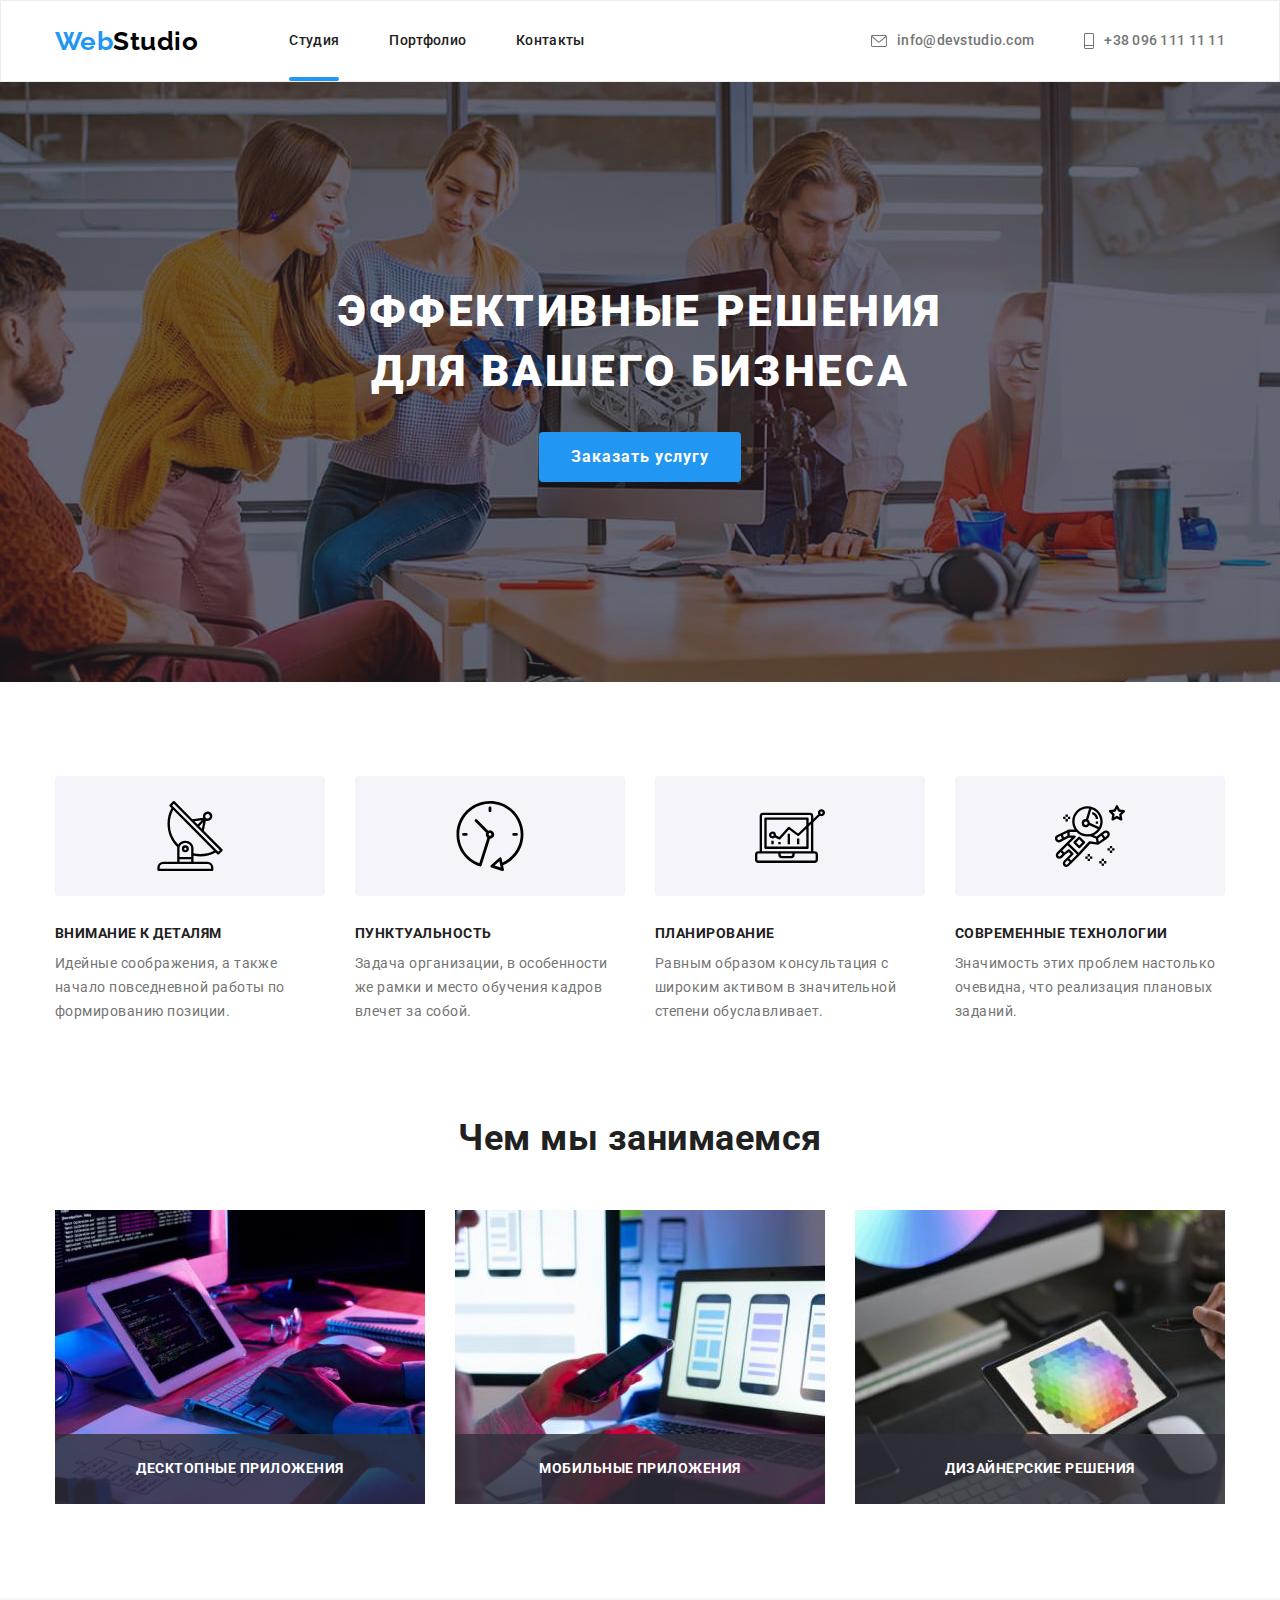
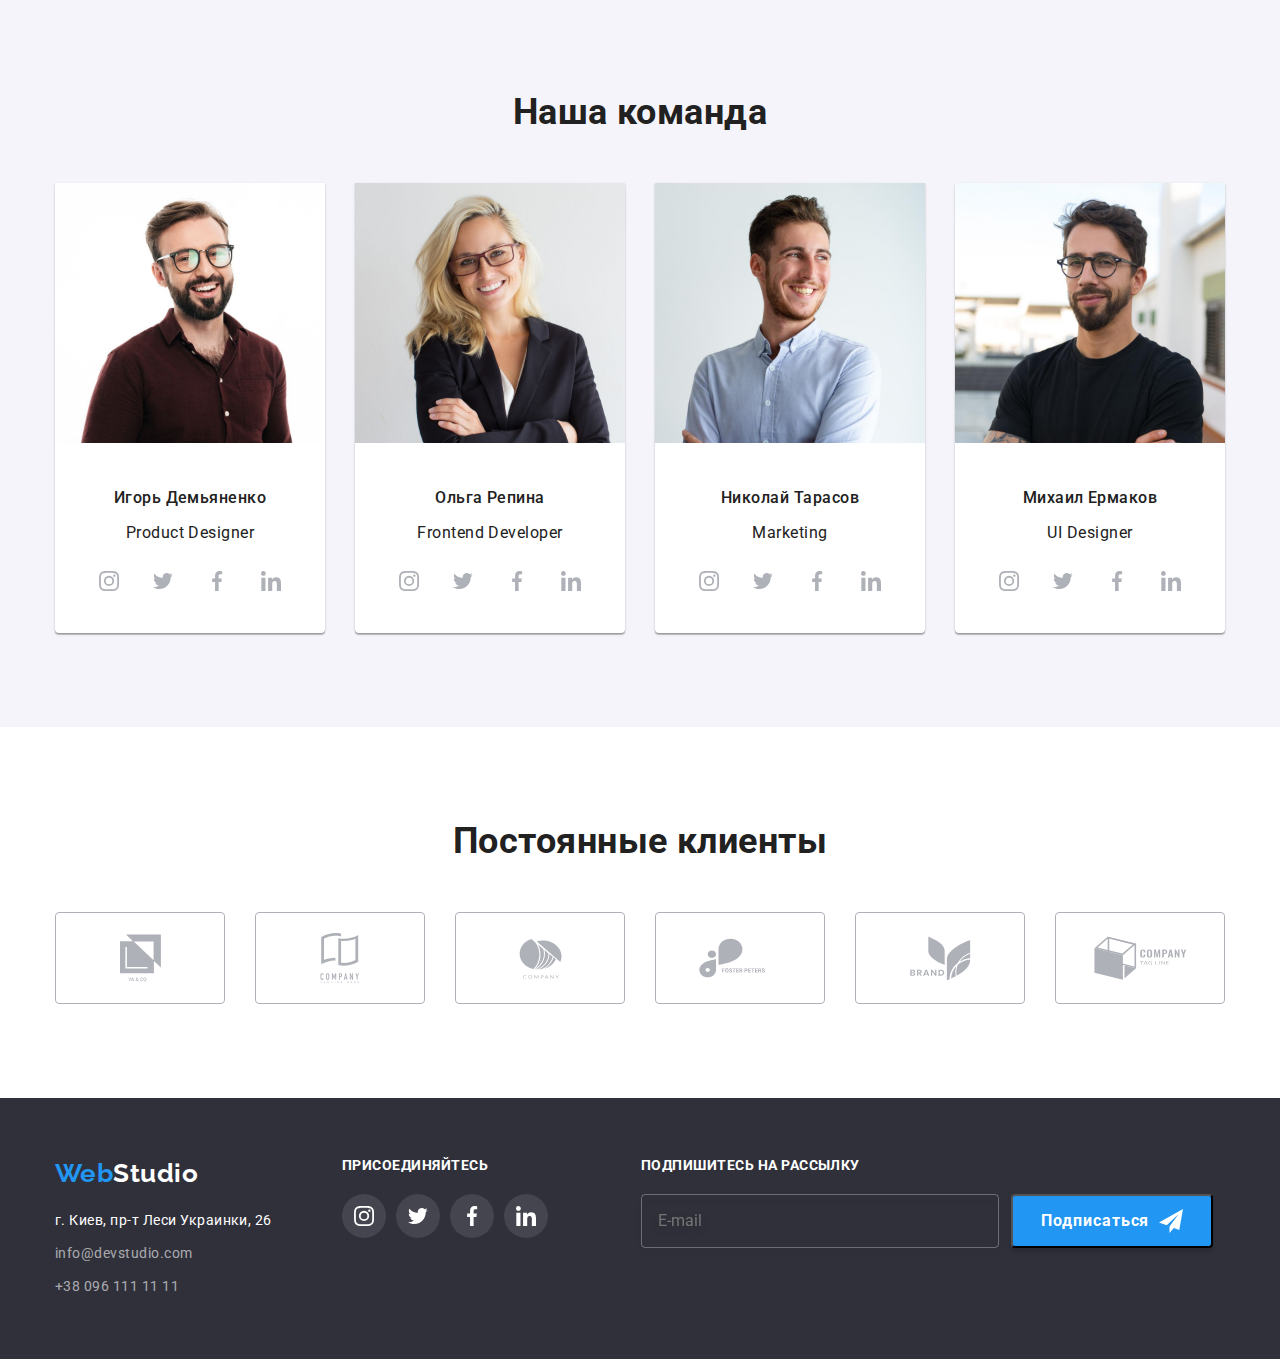
<file: index.html>
<!DOCTYPE html>
<html lang="ru">
  <head>
    <meta charset="UTF-8" />
    <meta http-equiv="X-UA-Compatible" content="IE=edge" />
    <meta name="viewport" content="width=device-width, initial-scale=1.0" />
    <title>WebStudio</title>
    <link rel="preconnect" href="https://fonts.gstatic.com" />
    <link
      href="https://fonts.googleapis.com/css2?family=Raleway:wght@700&family=Roboto:wght@400;500;700;900&display=swap"
      rel="stylesheet"
    />
    <link
      rel="stylesheet"
      href="https://cdnjs.cloudflare.com/ajax/libs/modern-normalize/1.0.0/modern-normalize.min.css"
    />
    <link rel="stylesheet" href="./css/main.min.css" />
  </head>
  <body>
    <header class="header">
      <div class="container header__container">
        <a href="" class="container__link"><span class="container-logo">Web</span>Studio</a>
        <nav class="navigation">
          <ul class="navigation__list">
            <li class="navigation__item">
              <a href="" class="navigation__link navigation__link--current">Студия</a>
            </li>
            <li class="navigation__item">
              <a href="./portfolio.html" class="navigation__link">Портфолио</a>
            </li>
            <li class="navigation__item"><a href="" class="navigation__link">Контакты</a></li>
          </ul>
        </nav>

        <ul class="contacts">
          <li class="contacts__item">
            <a href="mailto:info@devstudio.com" class="contacts__link"
              ><svg class="contacts__icon contacts__icon--envelope">
                <use href="./images/icons.svg#icon-envelope"></use></svg>info@devstudio.com</a>
          </li>
          <li class="contacts__item">
            <a href="tel:+380961111111" class="contacts__link"
              ><svg class="contacts__icon contacts__icon--tel">
                <use href="./images/icons.svg#icon-tel"></use></svg>+38 096 111 11 11</a>
          </li>
        </ul>
      </div>
    </header>
    <main>
      <section class="hero">
        <div class="hero__overlay">
          <h1 class="hero__title">Эффективные решения для вашего бизнеса</h1>
          <button type="button" class="hero__button" data-modal-open>Заказать услугу</button>
        </div>
      </section>
      <!--Content-section-->
      <section class="section">
        <!--possible h2-->
        <div class="container section__container">
          <ul class="describe">
            <li class="describe__item">
              <div class="thumb">
                <svg class="thumb__icon">
                  <use href="./images/icons.svg#icon-satelite"></use>
                </svg>
              </div>
              <h3 class="thumb__title">Внимание к деталям</h3>
              <p class="thumb__text">
                Идейные соображения, а также начало повседневной работы по
                формированию позиции.
              </p>
            </li>
            <li class="describe__item icon-clock">
              <div class="thumb">
                <svg class="thumb__icon">
                  <use href="./images/icons.svg#icon-clock"></use>
                </svg>
              </div>
              <h3 class="thumb__title">Пунктуальность</h3>
              <p class="thumb__text">
                Задача организации, в особенности же рамки и место обучения
                кадров влечет за собой.
              </p>
            </li>
            <li class="describe__item icon-computer">
              <div class="thumb">
                <svg class="thumb__icon">
                  <use href="./images/icons.svg#icon-diagram"></use>
                </svg>
              </div>
              <h3 class="thumb__title">Планирование</h3>
              <p class="thumb__text">
                Равным образом консультация с широким активом в значительной
                степени обуславливает.
              </p>
            </li>
            <li class="describe__item icon-spaceman">
              <div class="thumb">
                <svg class="thumb__icon">
                  <use href="./images/icons.svg#icon-astronaut"></use>
                </svg>
              </div>
              <h3 class="thumb__title">Современные технологии</h3>
              <p class="thumb__text">
                Значимость этих проблем настолько очевидна, что реализация
                плановых заданий.
              </p>
            </li>
          </ul>
        </div>
      </section>
      <!--About me Section-->
      <section class="section section--nopadding">
        <div class="container">
          <h2 class="container__subtitle">Чем мы занимаемся</h2>
          <div class="about">
          <ul class="about__list">
            <li class="about__item">
              <img
                class="about__image"
                src="./images/about-me/img.jpg"
                width="370"
                alt="Workspace"
              />
              <div class="sub">
                <h3 class="sub__title">Десктопные приложения</h3>
              </div>
            </li>
            <li class="about__item">
              <img
                class="about__image"
                src="./images/about-me/img-2.jpg"
                width="370"
                alt="Developing"
              />
              <div class="sub">
                <h3 class="sub__title">Мобильные приложения</h3>
              </div>
            </li>
            <li class="about__item">
              <img
                class="about__image"
                src="./images/about-me/img-3.jpg"
                width="370"
                alt="Testing"
              />
              <div class="sub">
                <h3 class="sub__title">Дизайнерские решения</h3>
              </div>
            </li>
          </ul>
          </div>
        </div>
      </section>
      <!--Our team section-->
      <section class="section section--bgrey">
        <div class="container">
          <h2 class="container__subtitle">Наша команда</h2>
          <ul class="card">
            <li class="card__item">
              <img src="./images/our-team/img.jpg" width="270" alt="Designer" />
              <div class="team-card">
                <h3 class="team-card__name">Игорь Демьяненко</h3>
                <p class="team_card__profession">Product Designer</p>
                <ul class="socialnet">
                  <li class="socialnet__item">
                    <a
                      href=""
                      class="socialnet__link"
                      target="_blank"
                      rel="noopener noreferrer"
                      aria-label="Instgram"
                    >
                      <svg class="socialnet__icon">
                        <use href="./images/icons.svg#icon-inst"></use>
                      </svg>
                    </a>
                  </li>
                  <li class="socialnet__item">
                    <a
                      href=""
                      class="socialnet__link"
                      target="_blank"
                      rel="noopener noreferrer" aria-label="Twitter"
                    >
                      <svg class="socialnet__icon">
                        <use href="./images/icons.svg#icon-twit"></use>
                      </svg>
                    </a>
                  </li>
                  <li class="socialnet__item">
                    <a
                      href=""
                      class="socialnet__link"
                      target="_blank"
                      rel="noopener noreferrer" aria-label="Facebook"
                    >
                      <svg class="socialnet__icon">
                        <use href="./images/icons.svg#icon-fb"></use>
                      </svg>
                    </a>
                  </li>
                  <li class="socialnet__item">
                    <a
                      href=""
                      class="socialnet__link"
                      target="_blank"
                      rel="noopener noreferrer" aria-label="Linkedin"
                    >
                      <svg class="socialnet__icon">
                        <use href="./images/icons.svg#icon-linkedin"></use>
                      </svg>
                    </a>
                  </li>
                </ul>
              </div>
            </li>
            <li class="card__item">
              <img
                src="./images/our-team/img-1.jpg"
                width="270"
                alt="Fe developer"
              />
              <div class="team-card">
                <h3 class="team-card__name">Ольга Репина</h3>
                <p class="team-card__profession">Frontend Developer</p>
                <ul class="socialnet">
                  <li class="socialnet__item">
                    <a
                      href=""
                      class="socialnet__link"
                      target="_blank"
                      rel="noopener noreferrer"
                    >
                      <svg class="socialnet__icon">
                        <use href="./images/icons.svg#icon-inst"></use>
                      </svg>
                    </a>
                  </li>
                  <li class="socialnet__item">
                    <a
                      href=""
                      class="socialnet__link"
                      target="_blank"
                      rel="noopener noreferrer"
                    >
                      <svg class="socialnet__icon">
                        <use href="./images/icons.svg#icon-twit"></use>
                      </svg>
                    </a>
                  </li>
                  <li class="socialnet__item">
                    <a
                      href=""
                      class="socialnet__link"
                      target="_blank"
                      rel="noopener noreferrer"
                    >
                      <svg class="socialnet__icon">
                        <use href="./images/icons.svg#icon-fb"></use>
                      </svg>
                    </a>
                  </li>
                  <li class="socialnet__item">
                    <a
                      href=""
                      class="socialnet__link"
                      target="_blank"
                      rel="noopener noreferrer"
                    >
                      <svg class="socialnet__icon">
                        <use href="./images/icons.svg#icon-linkedin"></use>
                      </svg>
                    </a>
                  </li>
                </ul>
              </div>
            </li>
            <li class="card__item">
              <img
                src="./images/our-team/img-2.jpg"
                width="270"
                alt="Marketing"
              />
              <div class="team-card">
                <h3 class="team-card__name">Николай Тарасов</h3>
                <p class="team-card__profession">Marketing</p>
                <ul class="socialnet">
                  <li class="socialnet__item">
                    <a
                      href=""
                      class="socialnet__link"
                      target="_blank"
                      rel="noopener noreferrer"
                    >
                      <svg class="socialnet__icon">
                        <use href="./images/icons.svg#icon-inst"></use>
                      </svg>
                    </a>
                  </li>
                  <li class="socialnet__item">
                    <a
                      href=""
                      class="socialnet__link"
                      target="_blank"
                      rel="noopener noreferrer"
                    >
                      <svg class="socialnet__icon">
                        <use href="./images/icons.svg#icon-twit"></use>
                      </svg>
                    </a>
                  </li>
                  <li class="socialnet__item">
                    <a
                      href=""
                      class="socialnet__link"
                      target="_blank"
                      rel="noopener noreferrer"
                    >
                      <svg class="socialnet__icon">
                        <use href="./images/icons.svg#icon-fb"></use>
                      </svg>
                    </a>
                  </li>
                  <li class="socialnet__item">
                    <a
                      href=""
                      class="socialnet__link"
                      target="_blank"
                      rel="noopener noreferrer"
                    >
                      <svg class="socialnet__icon">
                        <use href="./images/icons.svg#icon-linkedin"></use>
                      </svg>
                    </a>
                  </li>
                </ul>
              </div>
            </li>
            <li class="card__item">
              <img
                src="./images/our-team/img-3.jpg"
                width="270"
                alt="UI deisgner"
              />
              <div class="team-card">
                <h3 class="team-card__name">Михаил Ермаков</h3>
                <p class="team-card__profession">UI Designer</p>
                <ul class="socialnet">
                  <li class="socialnet__item">
                    <a
                      href=""
                      class="socialnet__link"
                      target="_blank"
                      rel="noopener noreferrer"
                    >
                      <svg class="socialnet__icon">
                        <use href="./images/icons.svg#icon-inst"></use>
                      </svg>
                    </a>
                  </li>
                  <li class="socialnet__item">
                    <a
                      href=""
                      class="socialnet__link"
                      target="_blank"
                      rel="noopener noreferrer"
                    >
                      <svg class="socialnet__icon">
                        <use href="./images/icons.svg#icon-twit"></use>
                      </svg>
                    </a>
                  </li>
                  <li class="socialnet__item">
                    <a
                      href=""
                      class="socialnet__link"
                      target="_blank"
                      rel="noopener noreferrer"
                    >
                      <svg class="socialnet__icon">
                        <use href="./images/icons.svg#icon-fb"></use>
                      </svg>
                    </a>
                  </li>
                  <li class="socialnet__item">
                    <a
                      href=""
                      class="socialnet__link"
                      target="_blank"
                      rel="noopener noreferrer"
                    >
                      <svg class="socialnet__icon">
                        <use href="./images/icons.svg#icon-linkedin"></use>
                      </svg>
                    </a>
                  </li>
                </ul>
              </div>
            </li>
          </ul>
        </div>
      </section>
      <section class="section">
        <div class="container">
          <h2 class="container__subtitle">Постоянные клиенты</h2>
          <ul class="clients">
            <li class="clients__item">
              <a
                href=""
                class="clients__link"
                target="_blank"
                rel="noopener noreferrer"
              >
                <svg class="clients__logo clients__logo--first">
                  <use href="./images/icons.svg#icon-logo1"></use>
                </svg>
              </a>
            </li>
            <li class="clients__item">
              <a
                href=""
                class="clients__link"
                target="_blank"
                rel="noopener noreferrer"
              >
                <svg class="clients__logo clients__logo--second">
                  <use href="./images/icons.svg#icon-logo2"></use>
                </svg>
              </a>
            </li>
            <li class="clients__item">
              <a
                href=""
                class="clients__link"
                target="_blank"
                rel="noopener noreferrer"
              >
                <svg class="clients__logo clients__logo--third">
                  <use href="./images/icons.svg#icon-logo3"></use>
                </svg>
              </a>
            </li>
            <li class="clients__item">
              <a
                href=""
                class="clients__link"
                target="_blank"
                rel="noopener noreferrer"
              >
                <svg class="clients__logo clients__logo--fourth">
                  <use href="./images/icons.svg#icon-logo4"></use>
                </svg>
              </a>
            </li>
            <li class="clients__item">
              <a
                href=""
                class="clients__link"
                target="_blank"
                rel="noopener noreferrer"
              >
                <svg class="clients__logo clients__logo--fifth">
                  <use href="./images/icons.svg#icon-logo5"></use>
                </svg>
              </a>
            </li>
            <li class="clients__item">
              <a
                href=""
                class="clients__link"
                target="_blank"
                rel="noopener noreferrer"
              >
                <svg class="clients__logo clients__logo--sixth">
                  <use href="./images/icons.svg#icon-logo6"></use>
                </svg>
              </a>
            </li>
          </ul>
        </div>
      </section>
    </main>
    <footer class="footer">
      <div class="container footer__container">
        <div class="footer-wrap">
          <a href="" class="footer-wrap__link"
            ><span class="footer-wrap__logo">Web</span>Studio</a
          >
          <address class="footer-wrap__address">г. Киев, пр-т Леси Украинки, 26</address>
          <ul class="footer-list">
            <li class="footer-list__item">
              <a class="footer-list__link" href="mailto:info@devstudio.com">info@devstudio.com</a>
            </li>
            <li class="footer-list__item">
              <a class="footer-list__link" href="tel:+380961111111">+38 096 111 11 11</a>
            </li>
          </ul>
        </div>
        <div class="footer-box">
          <h2 class="footer-box__title">присоединяйтесь</h2>
          <ul class="box-list">
            <li class="box-list__item">
              <a
                href=""
                class="box-list__link"
                target="_blank"
                rel="noopener noreferrer" aria-label="Instgram"
              >
                <svg class="box-list__icon">
                  <use href="./images/icons.svg#icon-inst"></use>
                </svg>
              </a>
            </li>
            <li class="box-list__item">
              <a
                href=""
                class="box-list__link"
                target="_blank"
                rel="noopener noreferrer" aria-label="Twitter"
              >
                <svg class="box-list__icon">
                  <use href="./images/icons.svg#icon-twit"></use>
                </svg>
              </a>
            </li>
            <li class="box-list__item">
              <a
                href=""
                class="box-list__link"
                target="_blank"
                rel="noopener noreferrer" aria-label="Facebook"
              >
                <svg class="box-list__icon">
                  <use href="./images/icons.svg#icon-fb"></use>
                </svg>
              </a>
            </li>
            <li class="box-list__item">
              <a
                href=""
                class="box-list__link"
                target="_blank"
                rel="noopener noreferrer" aria-label="Linkedin"
              >
                <svg class="box-list__icon">
                  <use href="./images/icons.svg#icon-linkedin"></use>
                </svg>
              </a>
            </li>
          </ul>
        </div>
        <div class="footer-form">
        <h2 class="footer-form__title">Подпишитесь на рассылку</h2>
        <form class="footer-form_mail">
        <input class="footer-form__input" type="email" name="email" placeholder="E-mail">
        <button type="submit" class="footer-form__button">Подписаться 
        <svg class="footer-form__icon">
          <use href="./images/icons.svg#icon-subscribe"></use>
        
        </svg></button>
        </form>
        </div>

      </div>
    </footer>
    <div class="backdrop is-hidden" data-modal>
      <div class="modal">
        <button type="button" class="modal__button" data-modal-close>
          <svg class="modal__icon">
            <use href="./images/icons.svg#icon-close"></use>
          </svg>
        </button>
        <form class="modal__form" autocomplete="off">
          <p class="modal__text">Оставьте свои данные, мы вам перезвоним</p>
          <div class="form-box">
            <label class="form-box__label" for="name">Имя</label>
        <input class="form-box__input" type="text" name="username" id="name">
        <svg class="form-box__icon">
          <use href="./images/icons.svg#icon-name"></use>
        </svg>
      </div>
      

        <div class="form-box">
          <label class="form-box__label" for="telephone">Телефон</label>
        
        <input class="form-box__input" type="tel" name="telephone" id="telephone">
        <svg class="form-box__icon phone">
          <use href="./images/icons.svg#icon-phone"></use>
        </svg>
        </div>
    

        <div class="form-box">
          <label class="form-box__label" for="email">Почта</label>
        <input class="form-box__input" type="email" name="email" id="email">
        <svg class="form-box__icon email">
          <use href="./images/icons.svg#icon-email"></use>
        </svg>
        </div>

        <div class="form-box">
        <label class="form-box__label" for="comment">Коментарий</label>
        <textarea class="form-box__textarea" name="feedback" id="comment" placeholder="Введите текст" ></textarea>
        </div>
        
        <label class="form-label">
          <input class="form-label_input" type="checkbox" name="agreement" value="agree">
          <span class="form-label__logo"></span>
          Соглашаюсь с рассылкой и принимаю<a href="" class="form-label__link">Условия договора</a>
        </label>

        <div class="button-container">
        <button type="submit" class="button-container__submit"> Отправить</button>
        </div>

        
        </form>
      </div>

    </div>

    <script src="./js/modal.js"></script>
  </body>
</html>
</file>
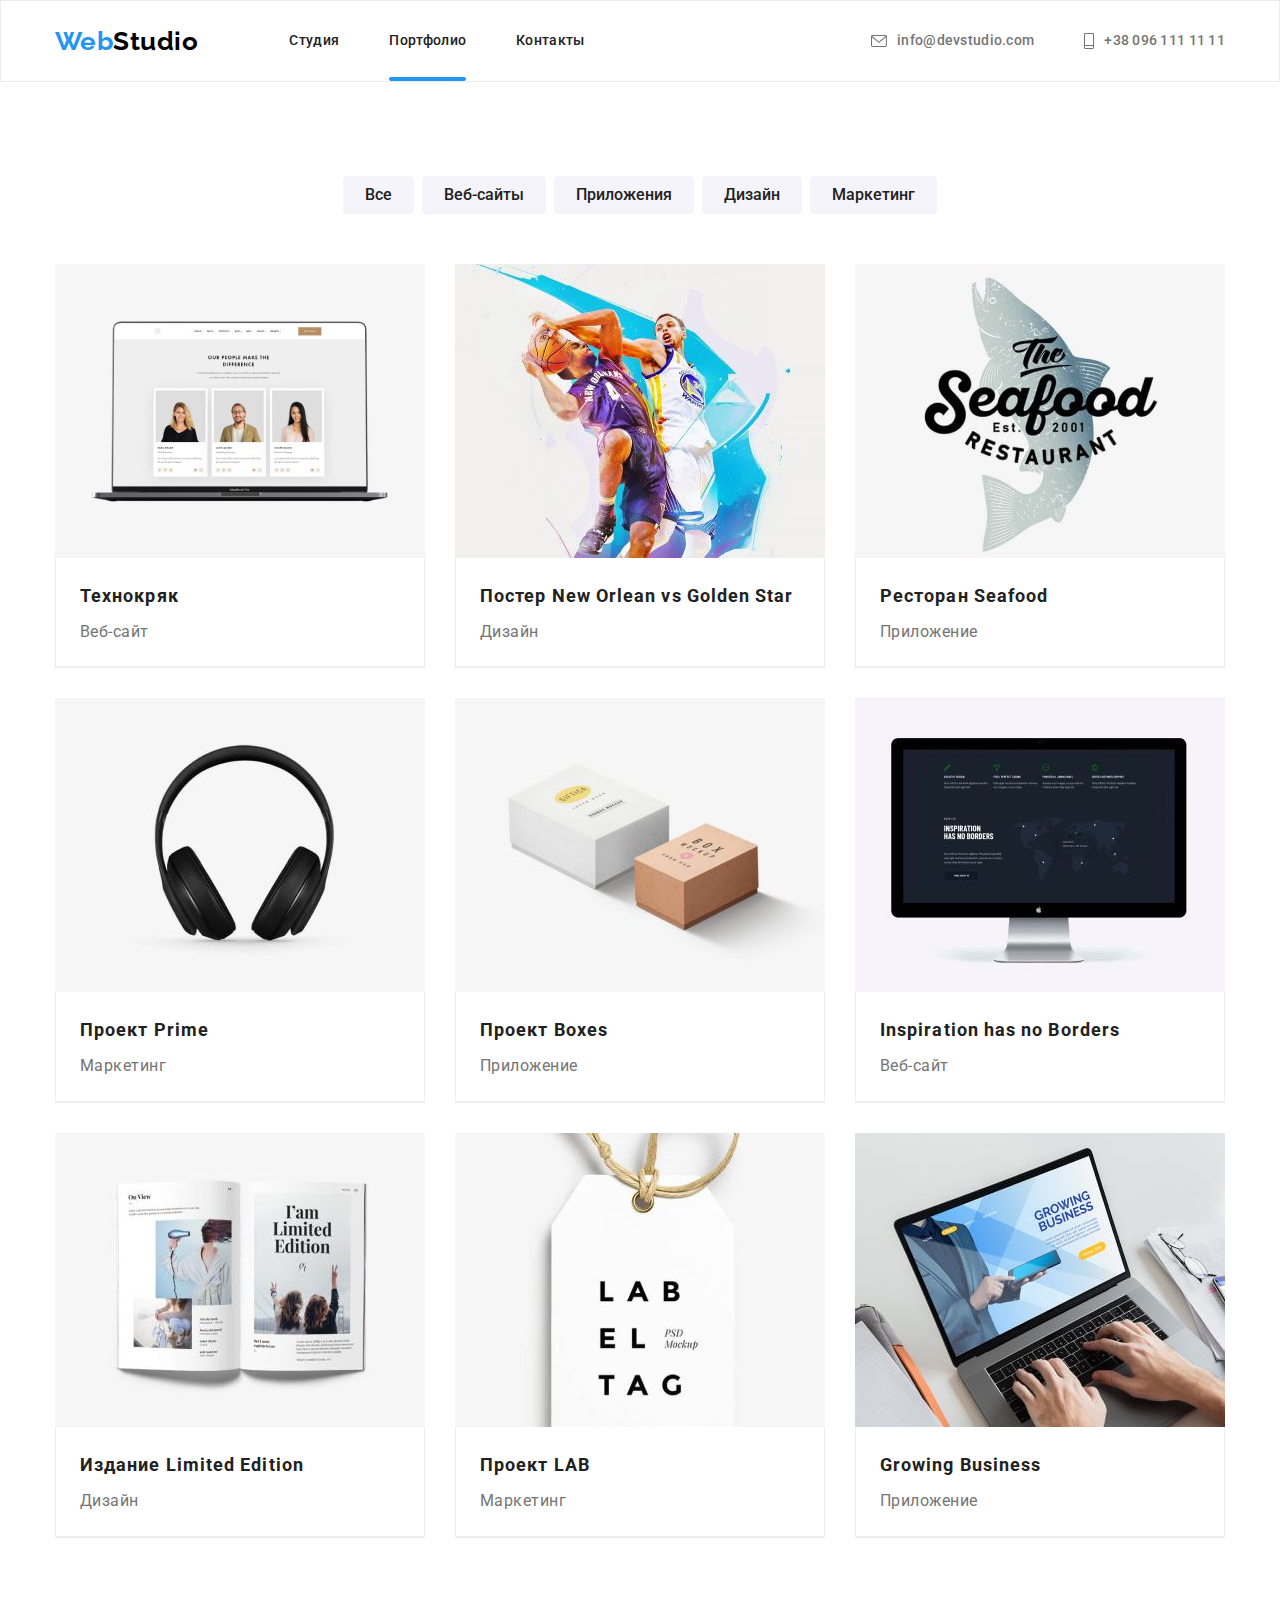
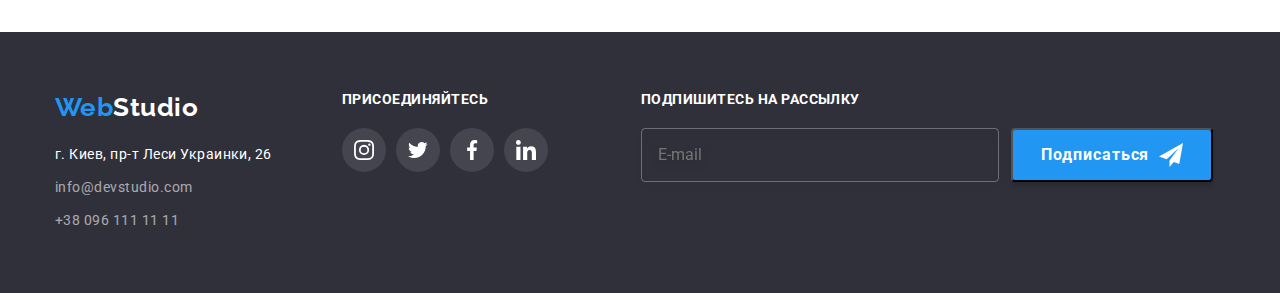
<file: portfolio.html>
<!DOCTYPE html>
<html lang="ru">
  <head>
    <meta charset="UTF-8" />
    <meta http-equiv="X-UA-Compatible" content="IE=edge" />
    <meta name="viewport" content="width=device-width, initial-scale=1.0" />
    <title>Portfolio</title>

    <link rel="preconnect" href="https://fonts.gstatic.com" />
    <link
      href="https://fonts.googleapis.com/css2?family=Raleway:wght@700&family=Roboto:wght@400;500;700;900&display=swap"
      rel="stylesheet"
    />
    <link
      rel="stylesheet"
      href="https://cdnjs.cloudflare.com/ajax/libs/modern-normalize/1.0.0/modern-normalize.min.css"
    />
    <link rel="stylesheet" href="./css/main.min.css" />
  </head>
  <body>
    <header class="header">
      <div class="container header__container">
        <a href="" class="container__link"><span class="container-logo">Web</span>Studio</a>
        <nav class="navigation">
          <ul class="navigation__list">
            <li class="navigation__item">
              <a href="./index.html" class="navigation__link">Студия</a>
            </li>
            <li class="navigation__item"><a href="" class="navigation__link navigation__link--current">Портфолио</a></li>
            <li class="navigation__item"><a href="" class="navigation__link">Контакты</a></li>
          </ul>
        </nav>
        <ul class="contacts">
          <li class="contacts__item">
            <a href="mailto:info@devstudio.com" class="contacts__link">
              <svg class="contacts__icon contacts__icon--envelope">
              <use href="./images/icons.svg#icon-envelope"></use>
            </svg>info@devstudio.com</a>
          </li>
          <li class="contacts__item">
            <a href="tel:+380961111111" class="contacts__link">
              <svg class="contacts__icon contacts__icon--tel">
                <use href="./images/icons.svg#icon-tel"></use>
              </svg>+38 096 111 11 11</a
            >
          </li>
        </ul>
      </div>
    </header>
    <main>
      <section class="section">
        <div class="container">
          <!--hidden title-->
          <!-- <h1>Наше Портфолио</h1> -->
          <ul class="examples">
            <li class="examples__item">
              <button type="button" class="examples__button">Все</button>
            </li>
            <li class="examples__item">
              <button type="button" class="examples__button">Веб-сайты</button>
            </li>
            <li class="examples__item">
              <button type="button" class="examples__button">Приложения</button>
            </li>
            <li class="examples__item">
              <button type="button" class="examples__button">Дизайн</button>
            </li>
            <li class="examples__item">
              <button type="button" class="examples__button">Маркетинг</button>
            </li>
          </ul>
          
          <ul class="portfolio">
            <!-- <h2>Примеры работ</h2> -->

          
            <li class="portfolio__item">
              <a href="" class="portfolio__link">
                <div class="portfolio__thumb">
                <img
                  class="portfolio__image"
                  src="./images/portfolio/img-1.jpg"
                  width="370"
                  height="294"
                  alt="Рабочая страница"/>
                  <div class="sub-thumb"><p class="sub-thumb__text">Технокряк это современная площадка распространения коронавируса. Компании используют эту платформу для цифрового
                  шпионажа и атак на защищённые сервера конкурентов.</p></div>
                </div>
                <div class="portfolio__card">
                <h3 class="portfolio__title">Технокряк</h3>
                <p class="portfolio-text">Веб-сайт</p>
                </div>
              </a>
            </li>
            
            <li class="portfolio__item">
              <a href="" class="portfolio__link">
                <div class="portfolio__thumb">
                <img
                  class="portfolio__image"
                  src="./images/portfolio/img-2.jpg"
                  width="370"
                  height="294"
                  alt="Два баскетбольных игрока"/>
                <div class="sub-thumb">
                  <p class="sub-thumb__text">Технокряк это современная площадка распространения коронавируса. Компании используют эту платформу
                    для цифрового
                    шпионажа и атак на защищённые сервера конкурентов.</p>
                </div>
                </div>
                <div class="portfolio__card">
                <h3 class="portfolio__title">Постер New Orlean vs Golden Star</h3>
                <p class="portfolio-text">Дизайн</p>
                </div>
                
                </a>
            </li>
            <li class="portfolio__item">
              <a href="" class="portfolio__link">
                <div class="portfolio__thumb">
                <img
                  class="portfolio__image"
                  src="./images/portfolio/img-3.jpg"
                  width="370"
                  height="294"
                  alt="Логотип рыбного ресторана"
                />
                  <div class="sub-thumb">
                    <p class="sub-thumb__text">Технокряк это современная площадка распространения коронавируса. Компании используют эту платформу
                      для цифрового
                      шпионажа и атак на защищённые сервера конкурентов.</p>
                  </div>
                 </div> 
                <div class="portfolio__card">
                <h3 class="portfolio__title">Ресторан Seafood</h3>
                <p class="portfolio-text">Приложение</p>
                </div>
                </a
              >
            </li>
            <li class="portfolio__item">
              <a href="" class="portfolio__link">
                <div class="portfolio__thumb">
                <img
                  class="portfolio__image"
                  src="./images/portfolio/img-4.jpg"
                  width="370"
                  height="294"
                  alt="Наушники"
                />
                <div class="sub-thumb">
                  <p class="sub-thumb__text">Технокряк это современная площадка распространения коронавируса. Компании используют эту платформу
                    для цифрового
                    шпионажа и атак на защищённые сервера конкурентов.</p>
                </div>
                </div>
                <div class="portfolio__card">
                <h3 class="portfolio__title">Проект Prime</h3>
                <p class="portfolio-text">Маркетинг</p>
                </div>
                </a
              >
            </li>
            <li class="portfolio__item">
              <a href="" class="portfolio__link">
                <div class="portfolio__thumb">
                <img
                  class="portfolio__image"
                  src="./images/portfolio/img-5.jpg"
                  width="370"
                  height="294"
                  alt="Две коробки"
                />
                <div class="sub-thumb">
                  <p class="sub-thumb__text">Технокряк это современная площадка распространения коронавируса. Компании используют эту платформу
                    для цифрового
                    шпионажа и атак на защищённые сервера конкурентов.</p>
                </div>
                </div>
                <div class="portfolio__card">
                <h3 class="portfolio__title">Проект Boxes</h3>
                <p class="portfolio-text">Приложение</p>
                </div>
                </a
              >
            </li>
            <li class="portfolio__item">
              <a href="" class="portfolio__link">
                <div class="portfolio__thumb">
                <img
                  class="portfolio__image"
                  src="./images/portfolio/img-6.jpg"
                  width="370"
                  height="294"
                  alt="Монитор"
                />
                <div class="sub-thumb">
                  <p class="sub-thumb__text">Технокряк это современная площадка распространения коронавируса. Компании используют эту платформу
                    для цифрового
                    шпионажа и атак на защищённые сервера конкурентов.</p>
                </div>
              </div>
                <div class="portfolio__card">
                <h3 class="portfolio__title">Inspiration has no Borders</h3>
                <p class="portfolio-text">Веб-сайт</p>
                </div>
                </a>
            </li>
            <li class="portfolio__item">
              <a href="" class="portfolio__link">
                <div class="portfolio__thumb">
                <img
                  class="portfolio__image"
                  src="./images/portfolio/img-7.jpg"
                  width="370"
                  height="294"
                  alt="Журнал"
                />
                <div class="sub-thumb">
                  <p class="sub-thumb__text">Технокряк это современная площадка распространения коронавируса. Компании используют эту платформу
                    для цифрового
                    шпионажа и атак на защищённые сервера конкурентов.</p>
                </div>
                </div>
                <div class="portfolio__card">
                <h3 class="portfolio__title">Издание Limited Edition</h3>
                <p class="portfolio-text">Дизайн</p>
                </div>
                </a>
            </li>
            <li class="portfolio__item">
              <a href="" class="portfolio__link">
                <div class="portfolio__thumb">
                <img
                  class="portfolio__image"
                  src="./images/portfolio/img-8.jpg"
                  width="370"
                  height="294"
                  alt="Этикетка"
                />
                <div class="sub-thumb">
                  <p class="sub-thumb__text">Технокряк это современная площадка распространения коронавируса. Компании используют эту платформу
                    для цифрового
                    шпионажа и атак на защищённые сервера конкурентов.</p>
                </div>
                </div>
                <div class="portfolio__card">
                <h3 class="portfolio__title">Проект LAB</h3>
                <p class="portfolio-text">Маркетинг</p>
                </div>
                </a
              >
            </li>
            <li class="portfolio__item">
              <a href="" class="portfolio__link">
                <div class="portfolio__thumb">
                <img
                  class="portfolio__image"
                  src="./images/portfolio/img-9.jpg"
                  width="370"
                  height="294"
                  alt="Ноутбук"
                />
                <div class="sub-thumb">
                  <p class="sub-thumb__text">Технокряк это современная площадка распространения коронавируса. Компании используют эту платформу
                    для цифрового
                    шпионажа и атак на защищённые сервера конкурентов.</p>
                </div>
                </div>
                <div class="portfolio__card">
                <h3 class="portfolio__title">Growing Business</h3>
                <p class="portfolio-text">Приложение</p>
                </div>
                </a
              >
            </li>
          </ul>
          </div>
      </section>
    </main>
    <footer class="footer">
      <div class="container footer__container">
        <div class="footer-wrap">
          <a href="" class="footer-wrap__link"><span class="footer-wrap__logo">Web</span>Studio</a>
          <address class="footer-wrap__address">г. Киев, пр-т Леси Украинки, 26</address>
          <ul class="footer__list">
            <li class="footer-list__item">
              <a class="footer-list__link" href="mailto:info@devstudio.com">info@devstudio.com</a>
            </li>
            <li class="footer-list__item">
              <a class="footer-list__link" href="tel:+380961111111">+38 096 111 11 11</a>
            </li>
          </ul>
        </div>
        <div class="footer-box">
          <h2 class="footer-box__title">присоединяйтесь</h2>
          <ul class="box-list">
            <li class="box-list__item">
              <a href="" class="box-list__link" target="_blank" rel="noopener noreferrer" aria-label="Instgram">
                <svg class="box-list__icon">
                  <use href="./images/icons.svg#icon-inst"></use>
                </svg>
              </a>
            </li>
            <li class="box-list__item">
              <a href="" class="box-list__link" target="_blank" rel="noopener noreferrer" aria-label="Twitter">
                <svg class="box-list__icon">
                  <use href="./images/icons.svg#icon-twit"></use>
                </svg>
              </a>
            </li>
            <li class="box-list__item">
              <a href="" class="box-list__link" target="_blank" rel="noopener noreferrer" aria-label="Facebook">
                <svg class="box-list__icon">
                  <use href="./images/icons.svg#icon-fb"></use>
                </svg>
              </a>
            </li>
            <li class="box-list__item">
              <a href="" class="box-list__link" target="_blank" rel="noopener noreferrer" aria-label="Linkedin">
                <svg class="box-list__icon">
                  <use href="./images/icons.svg#icon-linkedin"></use>
                </svg>
              </a>
            </li>
          </ul>
        </div>
        <div class="footer-form">
          <h2 class="footer-form__title">Подпишитесь на рассылку</h2>
          <form class="footer-form_mail">
            <input class="footer-form__input" type="email" name="email" placeholder="E-mail">
            <button type="submit" class="footer-form__button">Подписаться
              <svg class="footer-form__icon">
                <use href="./images/icons.svg#icon-subscribe"></use>
    
              </svg></button>
          </form>
        </div>
    
      </div>
    </footer>

  </body>
</html>
</file>
<file: css/main.min.css>
html{box-sizing:border-box}*,*::before,*::after{box-sizing:inherit}body{margin:0;color:var(--main-text-color);font-family:var(--main-font);letter-spacing:0.03em}img{display:block}ul{margin:0px;padding:0px;list-style:none}a{text-decoration:none}.container{margin-left:auto;margin-right:auto;width:1200px;padding-left:15px;padding-right:15px}:root{--timing-function: cubic-bezier(0.4, 0, 0.2, 1);--main-text-color: #212121;--text-color: #757575;--accent-color: #2196f3;--background-color: #f5f4fa;--footer-color: #2f303a;--footer-contacts: rgba(255, 255, 255, 0.6);--main-title: #ffff;--icon-color: #afb1b8;--sub-color: rgba(47, 48, 58, 0.8);--box-list: rgba(255, 255, 255, 0.1);--portfolio-overlay: rgba(33, 150, 243, 0.9);--main-font: Roboto, sans-serif;--secondary-font: Raleway, sans-serif;--animation: color 250ms cubic-bezier(0.4, 0, 0.2, 1);--bganimation: background-color 250ms cubic-bezier(0.4, 0, 0.2, 1);--opacity: opacity 250ms cubic-bezier(0.4, 0, 0.2, 1);--fill: fill 250ms cubic-bezier(0.4, 0, 0.2, 1);--border-animation: border-color 250ms cubic-bezier(0.4, 0, 0.2, 1);--shdow-animation: box-shadow 250ms cubic-bezier(0.4, 0, 0.2, 1);--transform-animation: transform 250ms cubic-bezier(0.4, 0, 0.2, 1)}.header{border:1px solid #ececec}.header__container{display:flex;align-items:center}.navigation__list{display:flex;letter-spacing:0.02em}.navigation__item+.navigation__item{margin-left:50px}.contacts__item+.contacts__item{margin-left:50px}.container__link{margin-right:91px;font-family:var(--secondary-font);color:black;font-weight:700;font-size:26px;line-height:1.19}.container-logo{color:var(--accent-color)}.navigation__link{position:relative;display:block;padding-top:32px;padding-bottom:32px;color:inherit;font-weight:500;font-size:14px;line-height:1.14;transition:var(--animation)}.navigation__link:hover,.navigation__link:focus{color:var(--accent-color)}.navigation__link--current::after{position:absolute;left:0px;bottom:0px;content:"";display:inline-block;width:100%;height:4px;border-radius:2px;background-color:var(--accent-color)}.contacts{display:flex;margin-left:auto}.contacts__link{display:flex;align-items:center;padding-top:32px;padding-bottom:32px;color:var(--text-color);font-weight:500;font-size:14px;line-height:1.14;letter-spacing:0.02em;transition:var(--animation)}.contacts__link:hover,.contacts__link:focus{color:var(--accent-color)}.contacts__icon{margin-right:10px;fill:currentColor}.contacts__icon--envelope{width:16px;height:12px}.contacts__icon--tel{width:10px;height:16px}.hero{text-align:center}.hero__overlay{padding-top:200px;padding-bottom:200px;height:600px;max-width:1600px;margin-left:auto;margin-right:auto;background-color:var(--text-color);background-image:linear-gradient(to right, rgba(47,48,58,0.4), rgba(47,48,58,0.4)),url(../images/webstudio/hero.jpg);background-repeat:no-repeat;background-position:center;background-size:cover}.hero__title{margin-top:0px;margin-left:auto;margin-right:auto;margin-bottom:30px;width:696px;color:var(--main-title);font-weight:900;font-size:44px;line-height:1.36;letter-spacing:0.06em;text-transform:uppercase}.hero__button{display:inline-block;padding:10px 32px;border-radius:4px;border:1px transparent;font-family:inherit;color:var(--main-title);background-color:var(--accent-color);cursor:pointer;font-weight:700;font-size:16px;line-height:1.87;letter-spacing:0.06em}.section{padding-top:94px;padding-bottom:94px}.describe{display:flex;justify-content:center}.describe__item+.describe__item{margin-left:30px}.thumb{display:flex;align-items:center;justify-content:center;border-radius:4px;height:120px;width:270px;background-color:var(--background-color);margin-bottom:30px}.thumb__icon{height:70px;width:70px}.thumb__title{margin-top:0px;margin-bottom:10px;font-weight:700;font-size:14px;line-height:1.14;text-transform:uppercase}.thumb__text{margin-top:0px;margin-bottom:0px;color:var(--text-color);font-size:14px;line-height:1.71}.section--nopadding{padding-top:0px}.container__subtitle{margin-top:0px;margin-bottom:50px;font-size:36px;line-height:1.16;text-align:center}.about__list{display:flex}.about__item+.about__item{margin-left:30px}.about__item{position:relative}.about__image{display:block}.sub{position:absolute;bottom:0px;width:100%;background-color:var(--sub-color);padding-top:27px;padding-bottom:27px}.sub__title{margin:0px;padding:0px;color:#ffff;font-size:14px;font-weight:bold;line-height:1.14;text-align:center;text-transform:uppercase}.section--bgrey{background-color:var(--background-color)}.card{display:flex}.card__item{text-align:center;box-shadow:0px 1px 3px rgba(0,0,0,0.12),0px 1px 1px rgba(0,0,0,0.14),0px 2px 1px rgba(0,0,0,0.2);border-radius:0px 0px 4px 4px;background-color:var(--main-title)}.card__item+.card__item{margin-left:30px}.team-card{padding-top:30px;padding-bottom:30px}.team-card__name{margin-bottom:10px;font-weight:500;font-size:16px;line-height:1.18;text-transform:none}.profession{margin-top:0px;margin-bottom:16px;color:var(--text-color);font-size:14px;line-height:1.71}.socialnet{display:flex;padding-left:0px;justify-content:center}.socialnet__item+.socialnet__item{margin-left:10px}.socialnet__link{display:inline-flex;justify-content:center;align-items:center;width:44px;height:44px;margin-left:0px;border-radius:50px;color:var(--icon-color);transition:var(--animation),var(--bganimation)}.socialnet__link:hover,.socialnet__link:focus{color:#ffff;background-color:var(--accent-color)}.socialnet__icon{width:20px;height:20px;fill:currentColor}.clients{display:flex;justify-content:center;margin-top:0px;margin-bottom:0px;padding-left:0px}.clients__item+.clients__item{margin-left:30px}.clients__link{display:flex;justify-content:center;align-items:center;width:170px;height:92px;border:1px solid #afb1b8;border-radius:4px;color:var(--icon-color);transition:var(--animation)}.clients__link:hover,.clients__link:focus{color:var(--accent-color)}.clients__logo{fill:currentColor}.clients__logo--first{width:41px;height:100px}.clients__logo--second{width:40px;height:50px}.clients__logo--third{width:43px;height:41px}.clients__logo--fourth{width:84px;height:40px}.clients__logo--fifth{width:65px;height:45px}.clients__logo--sixth{width:93px;height:44px}.footer{background-color:var(--footer-color);padding-top:60px;padding-bottom:60px}.footer__container{display:flex}.footer-wrap__link{display:inline-block;margin-bottom:20px;color:var(--main-title);font-family:var(--secondary-font);font-weight:700;font-size:26px;line-height:1.19}.footer-wrap__logo{color:var(--accent-color)}.footer-wrap__address{color:var(--main-title);margin-bottom:9px;font-size:14px;font-style:normal;line-height:1.7}.footer-list{margin:0px;padding-left:0px}.footer-list__item:first-child{display:inline-block;margin-bottom:9px}.footer-list__link{color:var(--footer-contacts);font-size:14px;line-height:1.71}.footer-box{margin-left:70px}.footer-box__title{margin-top:0px;margin-bottom:20px;text-transform:uppercase;color:#ffff;font-size:14px;line-height:1.14}.box-list{display:flex;padding:0px;margin-top:0px;margin-bottom:0px}.box-list__item+.box-list__item{margin-left:10px}.box-list__link{display:flex;align-items:center;justify-content:center;cursor:pointer;width:44px;height:44px;background-color:var(--box-list);color:#ffff;border-radius:50px;transition:var(--animation)}.box-list__link:hover,.box-list__link:focus{color:#ffff;background-color:var(--accent-color)}.box-list__icon{width:20px;height:20px;fill:currentColor}.footer-form{margin-left:93px}.footer-form__title{margin-top:0px;margin-bottom:20px;text-transform:uppercase;color:#ffff;font-size:14px;line-height:1.14}.footer-form_mail{display:flex}.footer-form__input{color:#ffff;width:358px;padding:15px 16px 15px 16px;background-color:inherit;border:1px solid rgba(255,255,255,0.3);filter:drop-shadow(0px 4px 4px rgba(0,0,0,0.15));border-radius:4px}.footer-form__button{display:flex;justify-content:center;align-items:center;margin-top:0px;margin-left:12px;padding:10px 28px 10px 28px;cursor:pointer;font-weight:bold;line-height:1.87;letter-spacing:0.06em;background-color:var(--accent-color);color:#ffff;box-shadow:0px 4px 4px rgba(0,0,0,0.15);border-radius:4px}.footer-form__icon{margin-left:10px;width:24px;height:24px}.examples{display:flex;justify-content:center;margin-bottom:50px}.examples__item+.examples__item{margin-left:8px}.examples__button{font-family:inherit;font-weight:500;font-size:16px;line-height:1.6;color:var(--main-text-color);background-color:var(--background-color);padding:6px 22px;border:1px transparent;border-radius:4px;transition:var(--animation),var(--border-animation)}.examples__button:hover,.examples__button:focus{background-color:var(--accent-color);color:#ffff;cursor:pointer}.portfolio{display:flex;flex-wrap:wrap}.portfolio__item{margin-right:30px;margin-bottom:30px;width:calc((100% - 60px) / 3);transition:var(--shdow-animation);border-bottom:1px solid #eeeeee}.portfolio__item:hover,.portfolio__item:focus{box-shadow:0px 1px 1px rgba(0,0,0,0.12),0px 4px 4px rgba(0,0,0,0.06),1px 4px 6px rgba(0,0,0,0.16)}.portfolio__item:hover:nth-child(3n),.portfolio__item:focus:nth-child(3n){margin-right:0px}.portfolio__item:nth-child(3n){margin-right:0px}.portfolio__item:nth-last-child(-n+3){margin-bottom:0px}.portfolio__link{color:var(--main-text-color)}.portfolio__link:focus .sub-thumb,.portfolio__link:hover .sub-thumb{transform:translateY(0)}.portfolio__link:hover .portfolio__thumb::before,.portfolio__link:focus .portfolio__thumb::before{transform:translateY(0)}.portfolio__thumb{position:relative;overflow:hidden}.portfolio__image{display:block}.sub-thumb{position:absolute;padding-top:63px;padding-left:24px;padding-right:24px;padding-bottom:63px;width:100%;top:0px;left:0px;transform:translateY(100%);transition:var(--transform-animation)}.sub-thumb__text{margin:0px;font-size:18px;line-height:1.55;color:#ffff}.portfolio__card{padding-top:20px;padding-left:24px;padding-right:24px;padding-bottom:20px;border-bottom:1px solid #eeeeee;border-right:1px solid #eeeeee;border-left:1px solid #eeeeee}.portfolio__title{margin-top:0px;margin-bottom:4px;font-size:18px;line-height:2;letter-spacing:0.06em}.portfolio-text{margin-top:0px;margin-bottom:0px;color:var(--text-color);font-size:16px;line-height:1.8}.portfolio__thumb::before{content:"";position:absolute;display:inline-block;width:100%;height:100%;transform:translateY(100%);transition:var(--transform-animation);background-color:var(--portfolio-overlay)}.backdrop{position:fixed;top:0px;left:0px;width:100%;height:100%;transition:var(--opacity);background-color:rgba(0,0,0,0.2)}.modal{position:absolute;top:50%;left:50%;transform:translate(-50%, -50%);height:581px;min-width:528px;padding:40px;background-color:#ffff;border-radius:4px;box-shadow:0px 1px 3px rgba(0,0,0,0.12),0px 1px 1px rgba(0,0,0,0.14),0px 2px 1px rgba(0,0,0,0.2)}.backdrop.is-hidden{opacity:0;pointer-events:none}.modal__button{position:absolute;top:8px;right:8px;display:flex;align-items:center;justify-content:center;cursor:pointer;margin-left:auto;width:30px;height:30px;border:1px solid rgba(0,0,0,0.1);border-radius:50px;background-color:#ffff;transition:var(--fill)}.modal__button:hover,.modal__button:focus{fill:var(--accent-color)}.modal__icon{width:11px;height:11px}.modal__text{margin:0px;margin-bottom:12px;text-align:center;font-size:20px;font-weight:bold;line-height:1.15;color:var(--main-text-color)}.form-box{position:relative;display:block}.form-box:nth-child(-n+4){margin-bottom:10px}.form-box__label{font-size:12px;line-height:1.16;letter-spacing:0.01em;color:var(--text-color)}.form-box__input{height:40px;width:100%;padding:11px 11px 11px 42px;border:1px solid rgba(33,33,33,0.2);border-radius:4px;transition:var(--border-animation)}.form-box__input:focus{outline:none;border-color:var(--accent-color)}.form-box__input:focus:focus+.form-box__icon{fill:var(--accent-color)}.form-box__icon{position:absolute;top:70%;left:12px;transform:translateY(-70%);width:12px;height:12px;transition:var(--fill)}.phone{position:absolute;top:70%;left:12px;transform:translateY(-70%);width:13px;height:13px}.email{position:absolute;top:70%;left:12px;transform:translateY(-70%);width:18px;height:18px}.form-box__textarea{font-size:12px;line-height:1.16;letter-spacing:0.01em;resize:none;margin-bottom:20px;height:120px;width:100%;padding:12px 16px 12px 16px;border:1px solid rgba(33,33,33,0.2);border-radius:4px;transition:var(--border-animation)}.form-box__textarea:focus{outline:none;border-color:var(--accent-color)}.form-label{display:flex;align-items:center;font-size:14px;line-height:1.71;margin-bottom:30px;color:var(--text-color)}.form-label_input{-webkit-appearance:none;appearance:none}.form-label_input:checked+.form-label__logo{border-color:transparent;background-color:var(--accent-color);background-image:url(../images/iconcheck.svg);background-size:contain;background-origin:border-box}.form-label__logo{display:inline-block;margin-right:7px;height:15px;width:16px;background-color:#ffff;border:2px solid #212121;border-radius:4px}.form-label__link{color:var(--accent-color);text-decoration-line:underline}.button-container{display:flex;justify-content:center}.button-container__submit{padding:10px 56px 10px 56px;font-weight:bold;line-height:1.87;letter-spacing:0.06em;cursor:pointer;box-shadow:0px 4px 4px rgba(0,0,0,0.15);border-color:transparent;border-radius:4px;background-color:var(--accent-color);color:#ffff}
/*# sourceMappingURL=main.min.css.map */
</file>
